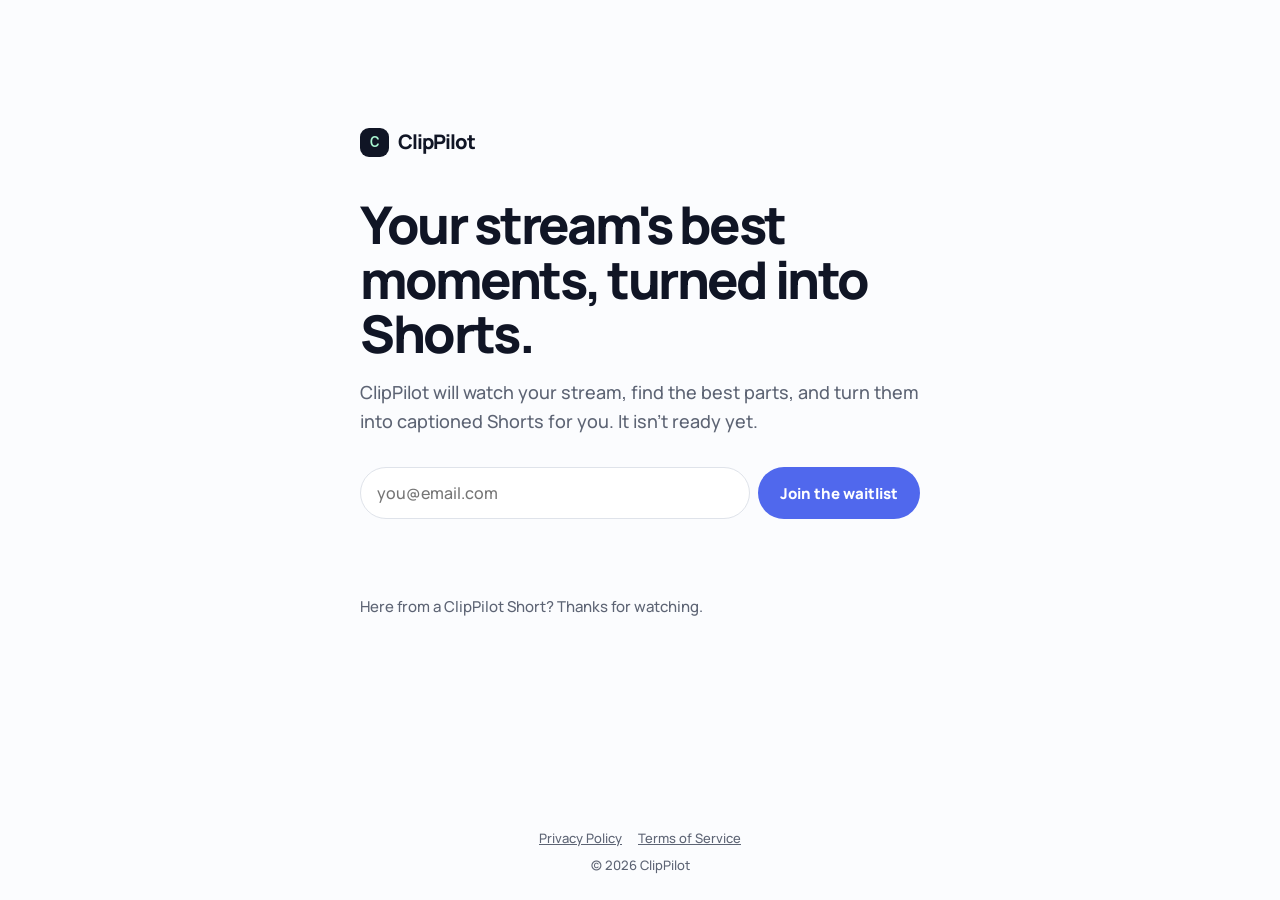
<file: index.html>
<!doctype html>
<html lang="en">
<head>
  <meta charset="UTF-8">
  <meta name="viewport" content="width=device-width, initial-scale=1">
  <title>ClipPilot: join the waitlist</title>
  <meta name="description" content="ClipPilot will find the best moments in your stream and turn them into captioned Shorts. Join the waitlist.">
  <link rel="canonical" href="https://clippilot.site/">
  <meta name="theme-color" content="#101525">
  <meta name="color-scheme" content="light">
  <meta property="og:type" content="website">
  <meta property="og:site_name" content="ClipPilot">
  <meta property="og:url" content="https://clippilot.site/">
  <meta property="og:title" content="ClipPilot: join the waitlist">
  <meta property="og:description" content="Your stream's best moments, turned into captioned Shorts. Coming soon.">
  <meta name="twitter:card" content="summary">
  <link rel="icon" href="favicon.svg" type="image/svg+xml">
  <link rel="manifest" href="site.webmanifest">
  <link rel="preconnect" href="https://fonts.googleapis.com">
  <link rel="preconnect" href="https://fonts.gstatic.com" crossorigin>
  <link href="https://fonts.googleapis.com/css2?family=DM+Mono:wght@500&family=Manrope:wght@500;700;800&display=swap" rel="stylesheet">
  <link rel="stylesheet" href="style.css">
  <!-- Google tag (gtag.js) -->
  <script async src="https://www.googletagmanager.com/gtag/js?id=G-SLRYLNRJ8P"></script>
  <script>
    window.dataLayer = window.dataLayer || [];
    function gtag(){dataLayer.push(arguments);}
    gtag('js', new Date());
    gtag('config', 'G-SLRYLNRJ8P');
  </script>
</head>
<body>
  <main class="wrap">
    <a class="brand" href="/" aria-label="ClipPilot home"><span class="brand-mark">C</span>ClipPilot</a>

    <h1>Your stream's best moments, turned into Shorts.</h1>
    <p class="lead">ClipPilot will watch your stream, find the best parts, and turn them into captioned Shorts for you. It isn't ready yet.</p>

    <form id="waitlist" class="waitlist" novalidate>
      <label class="sr-only" for="email">Email</label>
      <input id="email" name="email" type="email" autocomplete="email" inputmode="email" placeholder="you@email.com" required>
      <input class="hp" name="website" type="text" tabindex="-1" autocomplete="off" aria-hidden="true">
      <button type="submit">Join the waitlist</button>
    </form>
    <p class="status" id="status" role="status" aria-live="polite"></p>

    <p class="note">Here from a ClipPilot Short? Thanks for watching.</p>
  </main>

  <footer class="footer">
    <nav><a href="/privacy/">Privacy Policy</a><a href="/terms/">Terms of Service</a></nav>
    &copy; 2026 ClipPilot
  </footer>

  <script src="script.js"></script>
</body>
</html>
</file>
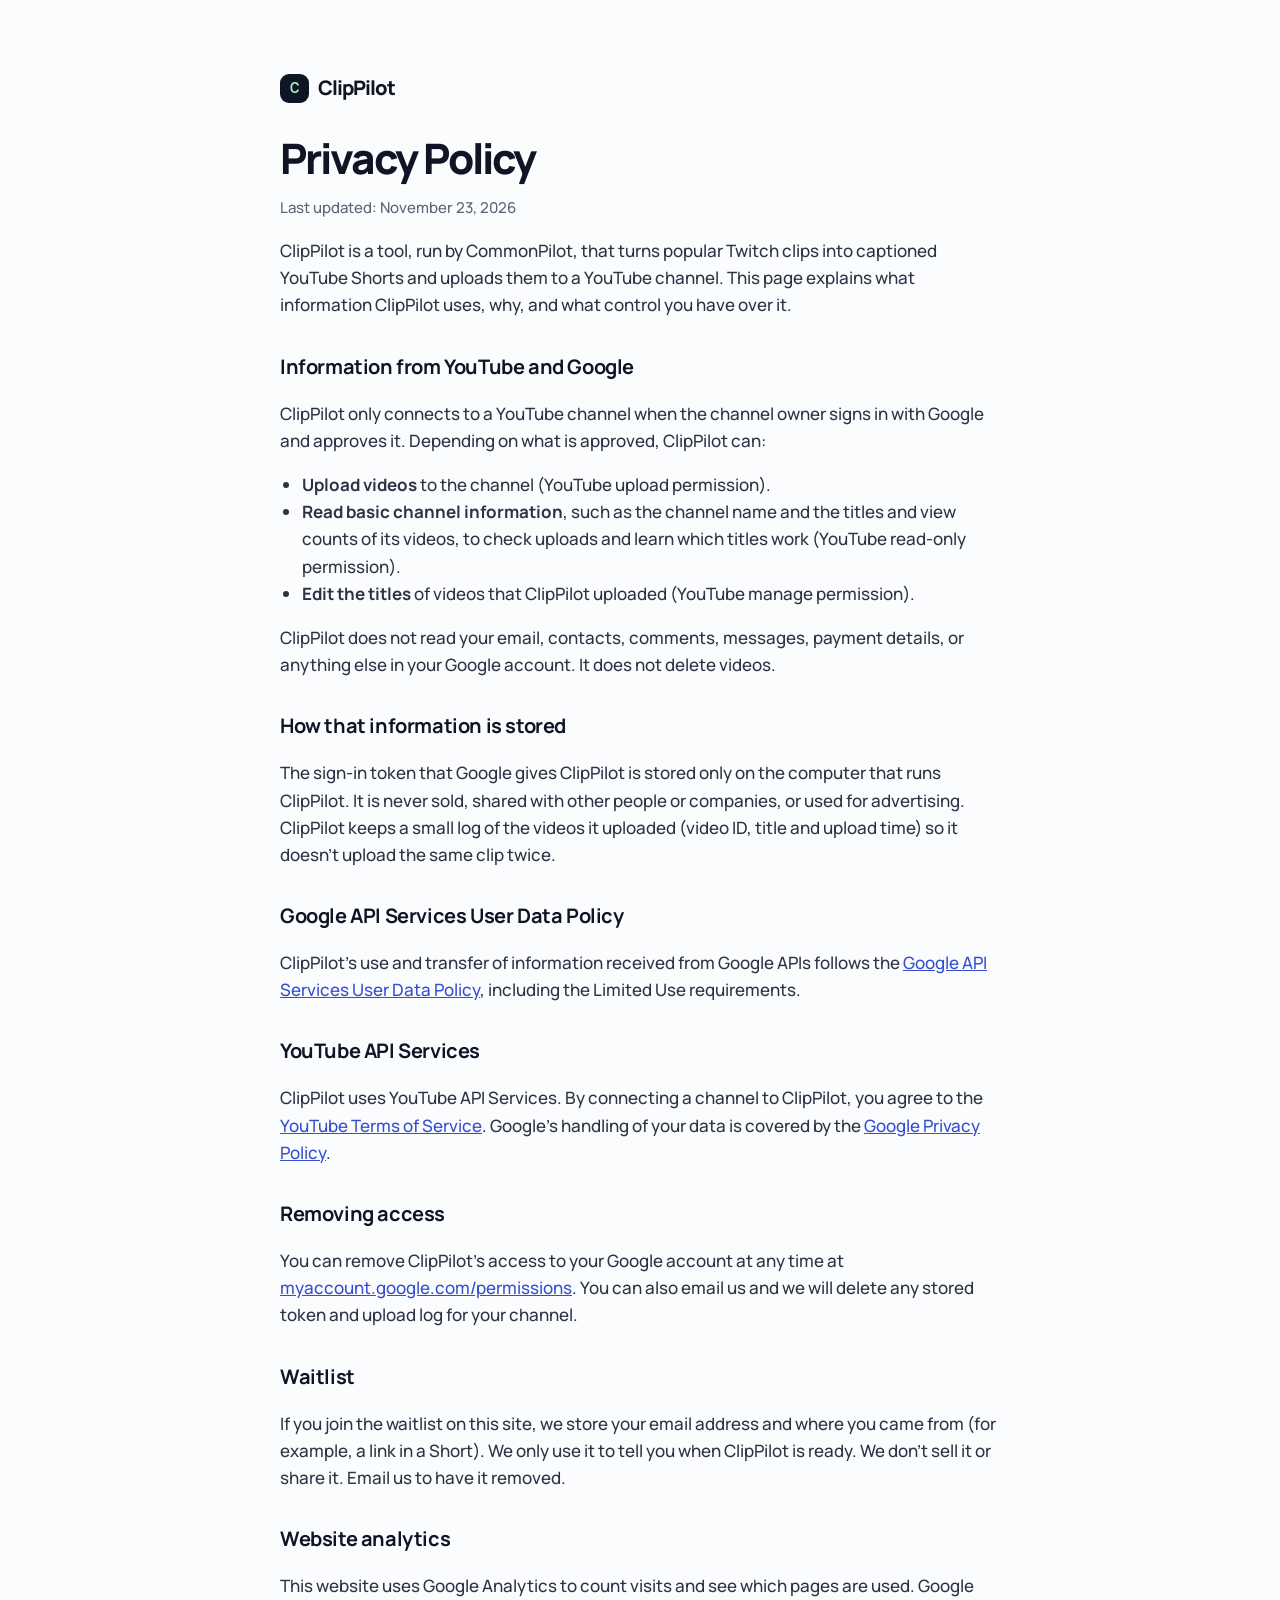
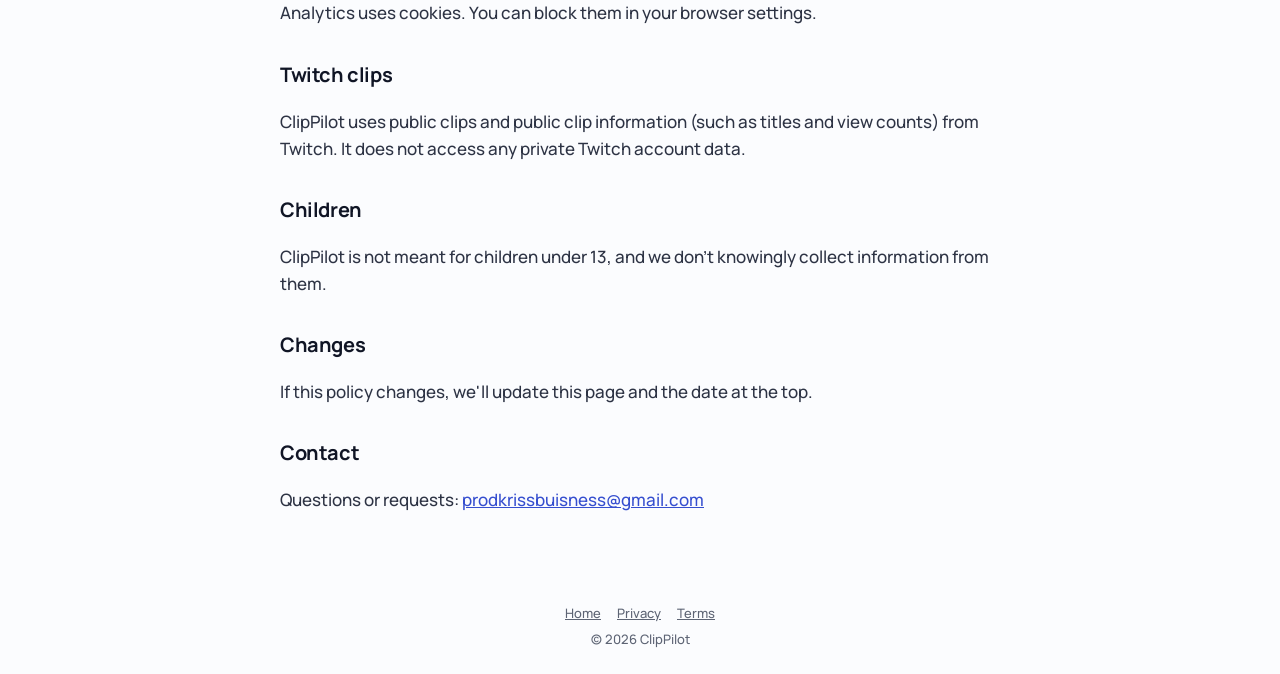
<file: privacy/index.html>
<!doctype html>
<html lang="en">
<head>
  <meta charset="UTF-8">
  <meta name="viewport" content="width=device-width, initial-scale=1">
  <title>Privacy Policy | ClipPilot</title>
  <meta name="description" content="How ClipPilot handles your information, including data from YouTube and Google.">
  <link rel="canonical" href="https://clippilot.site/privacy/">
  <meta name="theme-color" content="#101525">
  <link rel="icon" href="/favicon.svg" type="image/svg+xml">
  <link rel="preconnect" href="https://fonts.googleapis.com">
  <link rel="preconnect" href="https://fonts.gstatic.com" crossorigin>
  <link href="https://fonts.googleapis.com/css2?family=DM+Mono:wght@500&family=Manrope:wght@500;700;800&display=swap" rel="stylesheet">
  <link rel="stylesheet" href="/style.css">
</head>
<body>
  <main class="wrap legal">
    <a class="brand" href="/" aria-label="ClipPilot home"><span class="brand-mark">C</span>ClipPilot</a>

    <h1>Privacy Policy</h1>
    <p class="updated">Last updated: November 23, 2026</p>

    <p>ClipPilot is a tool, run by CommonPilot, that turns popular Twitch clips into captioned YouTube Shorts and uploads them to a YouTube channel. This page explains what information ClipPilot uses, why, and what control you have over it.</p>

    <h2>Information from YouTube and Google</h2>
    <p>ClipPilot only connects to a YouTube channel when the channel owner signs in with Google and approves it. Depending on what is approved, ClipPilot can:</p>
    <ul>
      <li><strong>Upload videos</strong> to the channel (YouTube upload permission).</li>
      <li><strong>Read basic channel information</strong>, such as the channel name and the titles and view counts of its videos, to check uploads and learn which titles work (YouTube read-only permission).</li>
      <li><strong>Edit the titles</strong> of videos that ClipPilot uploaded (YouTube manage permission).</li>
    </ul>
    <p>ClipPilot does not read your email, contacts, comments, messages, payment details, or anything else in your Google account. It does not delete videos.</p>

    <h2>How that information is stored</h2>
    <p>The sign-in token that Google gives ClipPilot is stored only on the computer that runs ClipPilot. It is never sold, shared with other people or companies, or used for advertising. ClipPilot keeps a small log of the videos it uploaded (video ID, title and upload time) so it doesn't upload the same clip twice.</p>

    <h2>Google API Services User Data Policy</h2>
    <p>ClipPilot's use and transfer of information received from Google APIs follows the <a href="https://developers.google.com/terms/api-services-user-data-policy">Google API Services User Data Policy</a>, including the Limited Use requirements.</p>

    <h2>YouTube API Services</h2>
    <p>ClipPilot uses YouTube API Services. By connecting a channel to ClipPilot, you agree to the <a href="https://www.youtube.com/t/terms">YouTube Terms of Service</a>. Google's handling of your data is covered by the <a href="https://policies.google.com/privacy">Google Privacy Policy</a>.</p>

    <h2>Removing access</h2>
    <p>You can remove ClipPilot's access to your Google account at any time at <a href="https://myaccount.google.com/permissions">myaccount.google.com/permissions</a>. You can also email us and we will delete any stored token and upload log for your channel.</p>

    <h2>Waitlist</h2>
    <p>If you join the waitlist on this site, we store your email address and where you came from (for example, a link in a Short). We only use it to tell you when ClipPilot is ready. We don't sell it or share it. Email us to have it removed.</p>

    <h2>Website analytics</h2>
    <p>This website uses Google Analytics to count visits and see which pages are used. Google Analytics uses cookies. You can block them in your browser settings.</p>

    <h2>Twitch clips</h2>
    <p>ClipPilot uses public clips and public clip information (such as titles and view counts) from Twitch. It does not access any private Twitch account data.</p>

    <h2>Children</h2>
    <p>ClipPilot is not meant for children under 13, and we don't knowingly collect information from them.</p>

    <h2>Changes</h2>
    <p>If this policy changes, we'll update this page and the date at the top.</p>

    <h2>Contact</h2>
    <p>Questions or requests: <a href="mailto:prodkrissbuisness@gmail.com">prodkrissbuisness@gmail.com</a></p>
  </main>

  <footer class="footer">
    <nav><a href="/">Home</a><a href="/privacy/">Privacy</a><a href="/terms/">Terms</a></nav>
    &copy; 2026 ClipPilot
  </footer>
</body>
</html>
</file>
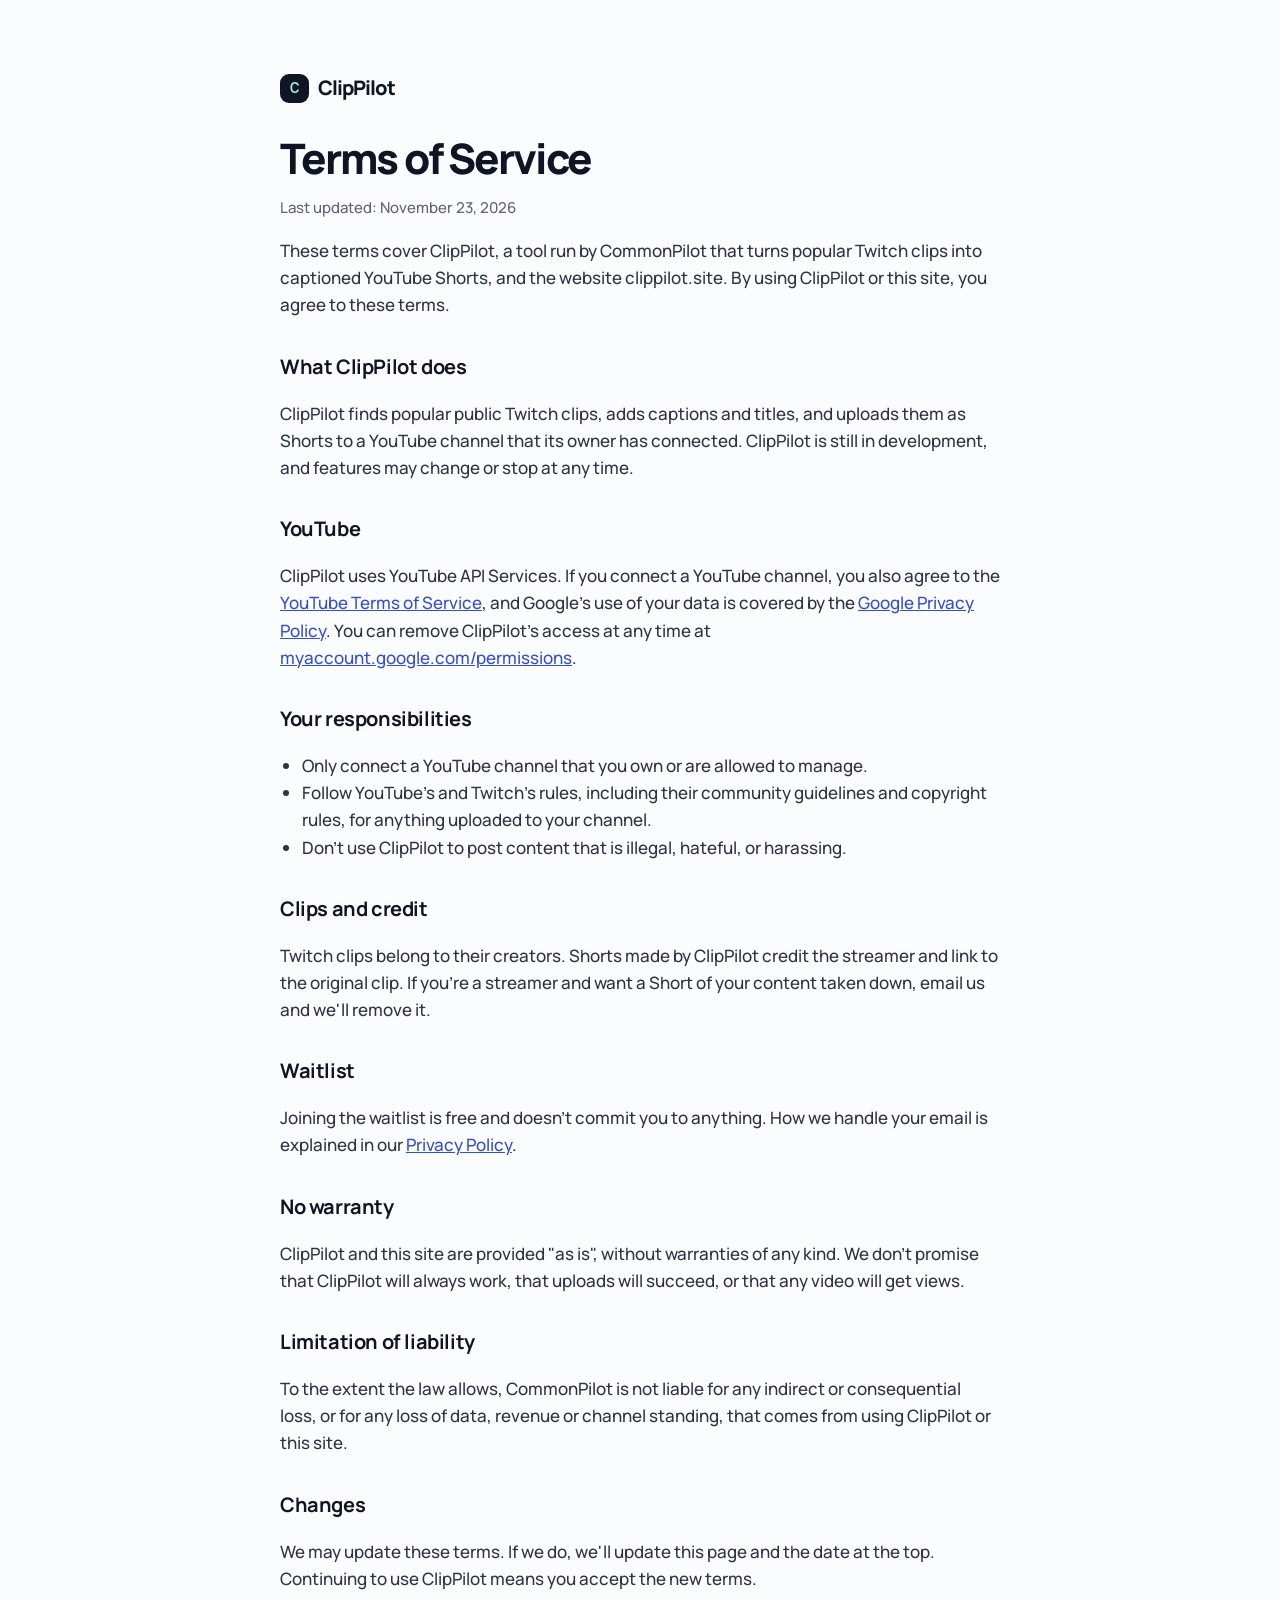
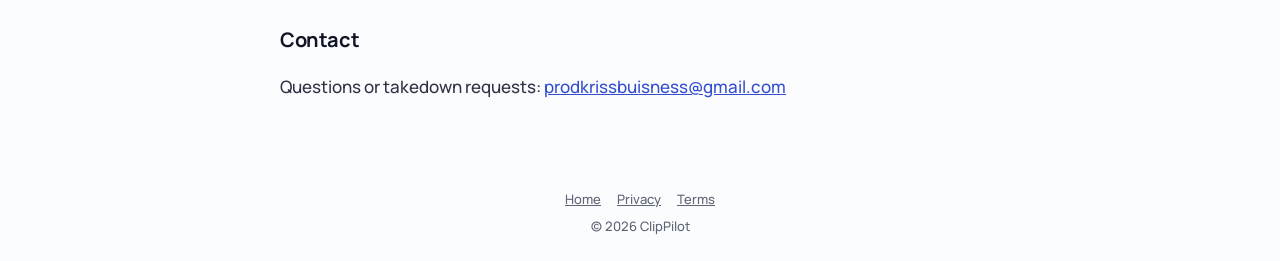
<file: terms/index.html>
<!doctype html>
<html lang="en">
<head>
  <meta charset="UTF-8">
  <meta name="viewport" content="width=device-width, initial-scale=1">
  <title>Terms of Service | ClipPilot</title>
  <meta name="description" content="The terms for using ClipPilot and clippilot.site.">
  <link rel="canonical" href="https://clippilot.site/terms/">
  <meta name="theme-color" content="#101525">
  <link rel="icon" href="/favicon.svg" type="image/svg+xml">
  <link rel="preconnect" href="https://fonts.googleapis.com">
  <link rel="preconnect" href="https://fonts.gstatic.com" crossorigin>
  <link href="https://fonts.googleapis.com/css2?family=DM+Mono:wght@500&family=Manrope:wght@500;700;800&display=swap" rel="stylesheet">
  <link rel="stylesheet" href="/style.css">
</head>
<body>
  <main class="wrap legal">
    <a class="brand" href="/" aria-label="ClipPilot home"><span class="brand-mark">C</span>ClipPilot</a>

    <h1>Terms of Service</h1>
    <p class="updated">Last updated: November 23, 2026</p>

    <p>These terms cover ClipPilot, a tool run by CommonPilot that turns popular Twitch clips into captioned YouTube Shorts, and the website clippilot.site. By using ClipPilot or this site, you agree to these terms.</p>

    <h2>What ClipPilot does</h2>
    <p>ClipPilot finds popular public Twitch clips, adds captions and titles, and uploads them as Shorts to a YouTube channel that its owner has connected. ClipPilot is still in development, and features may change or stop at any time.</p>

    <h2>YouTube</h2>
    <p>ClipPilot uses YouTube API Services. If you connect a YouTube channel, you also agree to the <a href="https://www.youtube.com/t/terms">YouTube Terms of Service</a>, and Google's use of your data is covered by the <a href="https://policies.google.com/privacy">Google Privacy Policy</a>. You can remove ClipPilot's access at any time at <a href="https://myaccount.google.com/permissions">myaccount.google.com/permissions</a>.</p>

    <h2>Your responsibilities</h2>
    <ul>
      <li>Only connect a YouTube channel that you own or are allowed to manage.</li>
      <li>Follow YouTube's and Twitch's rules, including their community guidelines and copyright rules, for anything uploaded to your channel.</li>
      <li>Don't use ClipPilot to post content that is illegal, hateful, or harassing.</li>
    </ul>

    <h2>Clips and credit</h2>
    <p>Twitch clips belong to their creators. Shorts made by ClipPilot credit the streamer and link to the original clip. If you're a streamer and want a Short of your content taken down, email us and we'll remove it.</p>

    <h2>Waitlist</h2>
    <p>Joining the waitlist is free and doesn't commit you to anything. How we handle your email is explained in our <a href="/privacy/">Privacy Policy</a>.</p>

    <h2>No warranty</h2>
    <p>ClipPilot and this site are provided "as is", without warranties of any kind. We don't promise that ClipPilot will always work, that uploads will succeed, or that any video will get views.</p>

    <h2>Limitation of liability</h2>
    <p>To the extent the law allows, CommonPilot is not liable for any indirect or consequential loss, or for any loss of data, revenue or channel standing, that comes from using ClipPilot or this site.</p>

    <h2>Changes</h2>
    <p>We may update these terms. If we do, we'll update this page and the date at the top. Continuing to use ClipPilot means you accept the new terms.</p>

    <h2>Contact</h2>
    <p>Questions or takedown requests: <a href="mailto:prodkrissbuisness@gmail.com">prodkrissbuisness@gmail.com</a></p>
  </main>

  <footer class="footer">
    <nav><a href="/">Home</a><a href="/privacy/">Privacy</a><a href="/terms/">Terms</a></nav>
    &copy; 2026 ClipPilot
  </footer>
</body>
</html>
</file>
<file: style.css>
:root {
  --ink: #101525;
  --muted: #5d6474;
  --line: #dfe3ea;
  --paper: #fbfcfe;
  --blue: #5068ed;
  --blue-dark: #354ecf;
  --mint: #a9f5d1;
  --mint-deep: #128561;
  --error: #b42318;
}

* { box-sizing: border-box; }

html, body { height: 100%; }

body {
  margin: 0;
  display: flex;
  flex-direction: column;
  background: var(--paper);
  color: var(--ink);
  font: 500 17px/1.6 Manrope, Arial, sans-serif;
  -webkit-text-size-adjust: 100%;
}

.wrap {
  flex: 1;
  width: min(560px, calc(100% - 32px));
  margin: 0 auto;
  padding: 14vh 0 48px;
}

.brand {
  display: inline-flex;
  align-items: center;
  gap: 9px;
  color: inherit;
  text-decoration: none;
  font-size: 20px;
  font-weight: 800;
  letter-spacing: -.05em;
}

.brand-mark {
  display: grid;
  place-items: center;
  width: 29px;
  height: 29px;
  border-radius: 9px;
  background: var(--ink);
  color: var(--mint);
  font: 500 16px/1 "DM Mono", monospace;
  letter-spacing: 0;
}

h1 {
  margin: 40px 0 16px;
  font-size: clamp(34px, 8vw, 52px);
  line-height: 1.05;
  letter-spacing: -.045em;
  font-weight: 800;
}

.lead {
  margin: 0 0 32px;
  color: var(--muted);
  font-size: 18px;
}

.waitlist {
  display: flex;
  gap: 8px;
}

.waitlist input[type="email"] {
  flex: 1;
  min-width: 0;
  height: 52px;
  padding: 0 16px;
  border: 1px solid var(--line);
  border-radius: 999px;
  background: #fff;
  color: var(--ink);
  font: 500 16px Manrope, Arial, sans-serif;
}

.waitlist input[type="email"]:focus {
  outline: none;
  border-color: var(--blue);
  box-shadow: 0 0 0 3px rgba(80, 104, 237, .2);
}

.waitlist button {
  height: 52px;
  padding: 0 22px;
  border: 0;
  border-radius: 999px;
  background: var(--blue);
  color: #fff;
  font: 800 15px Manrope, Arial, sans-serif;
  cursor: pointer;
  white-space: nowrap;
}

.waitlist button:hover { background: var(--blue-dark); }
.waitlist button:disabled { opacity: .6; cursor: default; }
.waitlist button:focus-visible { outline: 3px solid #f2b84b; outline-offset: 3px; }

.hp { position: absolute; left: -9999px; width: 1px; height: 1px; opacity: 0; }

.sr-only {
  position: absolute;
  width: 1px;
  height: 1px;
  overflow: hidden;
  clip: rect(0 0 0 0);
  white-space: nowrap;
}

.status {
  min-height: 1.6em;
  margin: 12px 0 0 4px;
  font-size: 15px;
  font-weight: 700;
}

.status.ok { color: var(--mint-deep); }
.status.err { color: var(--error); }

.note {
  margin: 40px 0 0;
  color: var(--muted);
  font-size: 15px;
}

.footer {
  padding: 24px 16px;
  color: var(--muted);
  font-size: 13px;
  text-align: center;
}

@media (max-width: 520px) {
  .wrap { padding-top: 10vh; }
  .waitlist { flex-direction: column; }
  .waitlist input[type="email"] { flex: none; }
  .waitlist button { width: 100%; }
}

/* legal pages */
.legal { padding-top: 8vh; width: min(720px, calc(100% - 32px)); }
.legal h1 { font-size: clamp(30px, 6vw, 42px); margin-top: 32px; }
.legal h2 { margin: 32px 0 8px; font-size: 20px; letter-spacing: -.02em; }
.legal p, .legal li { color: #2d3344; }
.legal ul { padding-left: 22px; }
.legal a { color: var(--blue-dark); }
.legal a.brand { color: inherit; }
.legal .updated { color: var(--muted); font-size: 15px; }

.footer a { color: inherit; }
.footer nav { display: flex; gap: 16px; justify-content: center; margin-bottom: 6px; }
</file>
